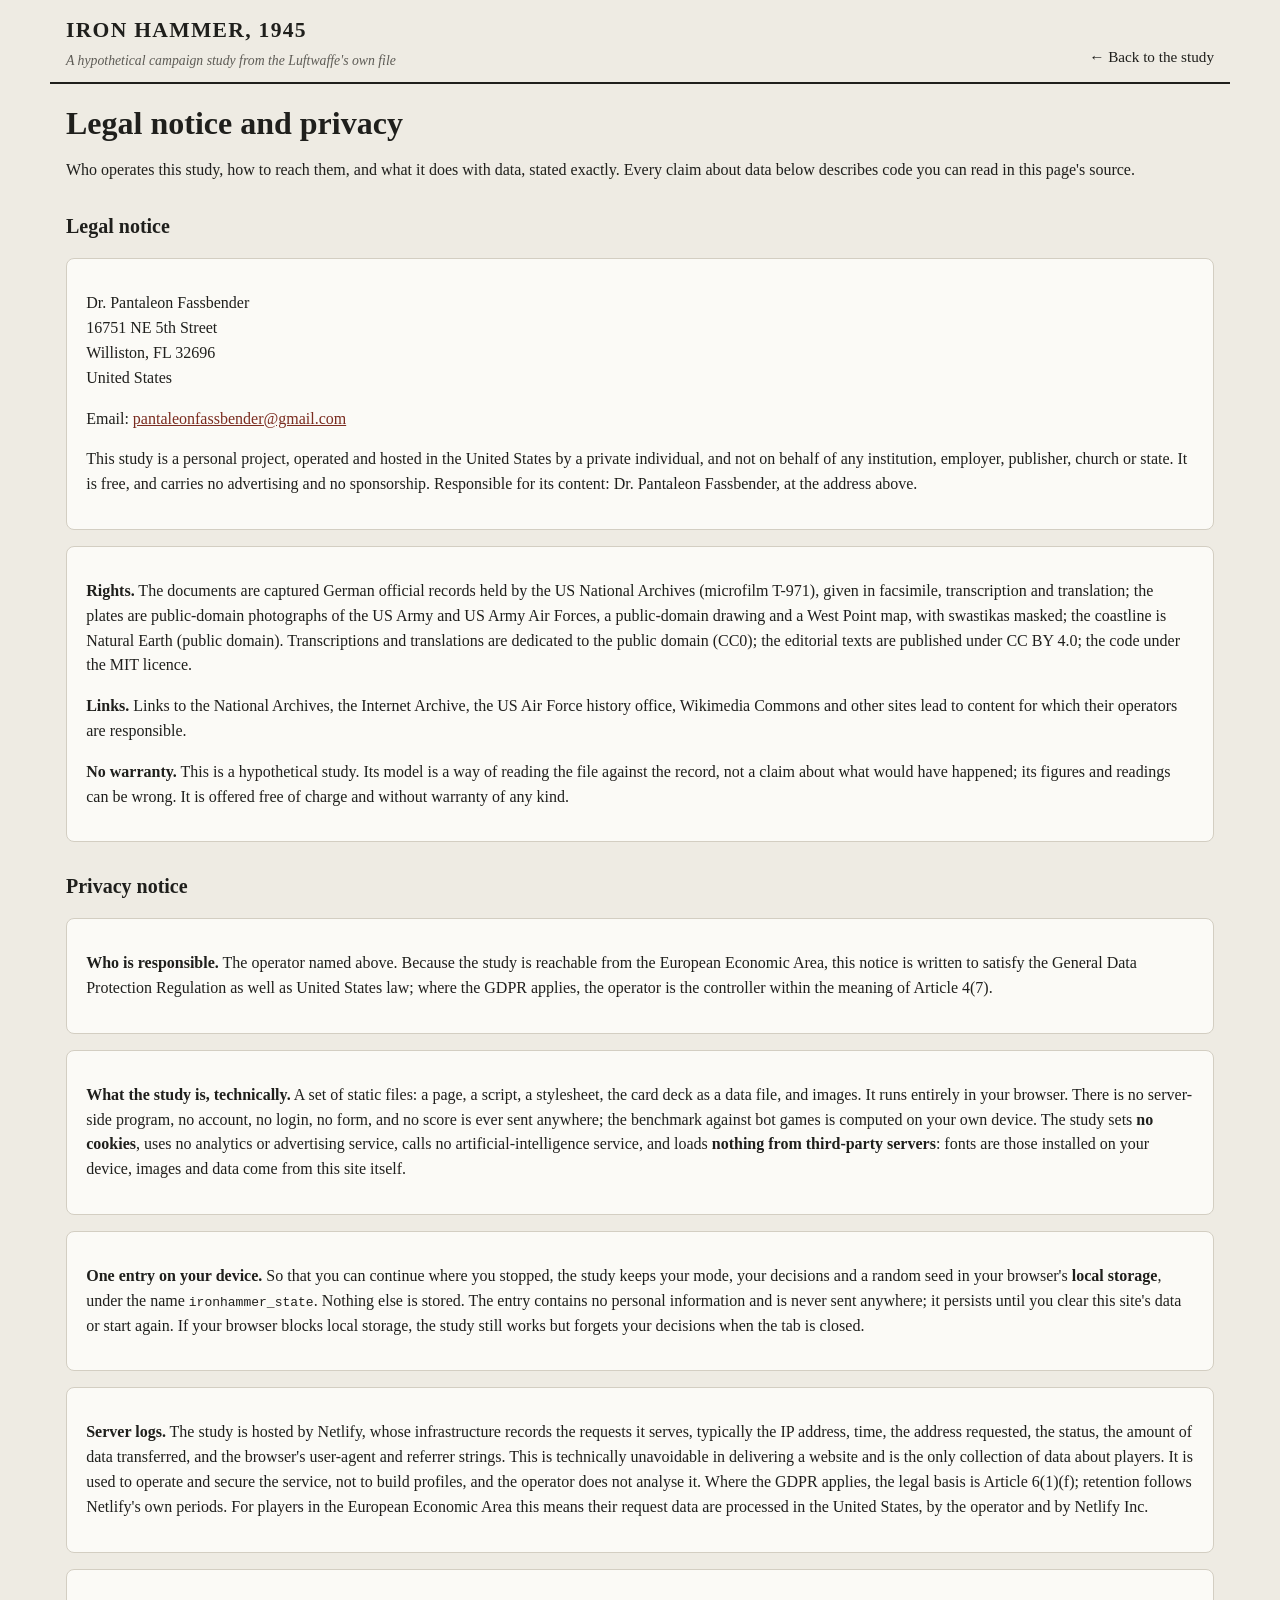
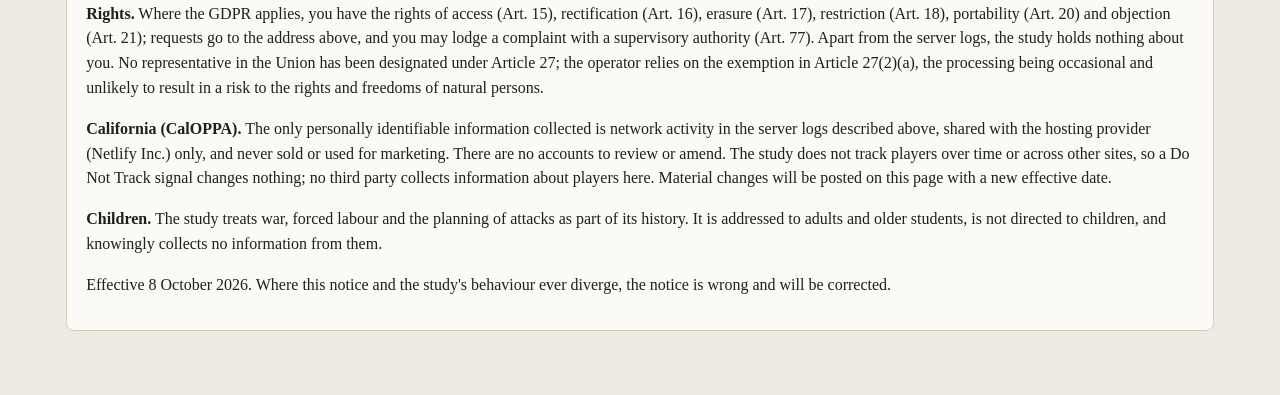
<file: legal.html>
<!doctype html>
<html lang="en">
<head>
<meta charset="utf-8">
<meta name="viewport" content="width=device-width, initial-scale=1">
<title>Legal notice and privacy · Iron Hammer, 1945</title>
<link rel="stylesheet" href="style.css">
<link rel="icon" type="image/jpeg" href="assets/plates/threeview_t.jpg">
</head>
<body>
<header class="top">
  <a class="brand" href="index.html#/"><strong>Iron Hammer, 1945</strong><em>A hypothetical campaign study from the Luftwaffe's own file</em></a>
  <nav><a href="index.html#/">← Back to the study</a></nav>
</header>
<main>
  <h1>Legal notice and privacy</h1>
  <p>Who operates this study, how to reach them, and what it does with data, stated exactly. Every claim about data below describes code you can read in this page's source.</p>

  <h2 id="notice">Legal notice</h2>
  <div class="panel">
    <p>Dr. Pantaleon Fassbender<br>16751 NE 5th Street<br>Williston, FL 32696<br>United States</p>
    <p>Email: <a href="mailto:pantaleonfassbender@gmail.com">pantaleonfassbender@gmail.com</a></p>
    <p>This study is a personal project, operated and hosted in the United States by a private individual, and not on behalf of any institution, employer, publisher, church or state. It is free, and carries no advertising and no sponsorship. Responsible for its content: Dr. Pantaleon Fassbender, at the address above.</p>
  </div>
  <div class="panel">
    <p><b>Rights.</b> The documents are captured German official records held by the US National Archives (microfilm T-971), given in facsimile, transcription and translation; the plates are public-domain photographs of the US Army and US Army Air Forces, a public-domain drawing and a West Point map, with swastikas masked; the coastline is Natural Earth (public domain). Transcriptions and translations are dedicated to the public domain (CC0); the editorial texts are published under CC BY 4.0; the code under the MIT licence.</p>
    <p><b>Links.</b> Links to the National Archives, the Internet Archive, the US Air Force history office, Wikimedia Commons and other sites lead to content for which their operators are responsible.</p>
    <p><b>No warranty.</b> This is a hypothetical study. Its model is a way of reading the file against the record, not a claim about what would have happened; its figures and readings can be wrong. It is offered free of charge and without warranty of any kind.</p>
  </div>

  <h2 id="privacy">Privacy notice</h2>
  <div class="panel">
    <p><b>Who is responsible.</b> The operator named above. Because the study is reachable from the European Economic Area, this notice is written to satisfy the General Data Protection Regulation as well as United States law; where the GDPR applies, the operator is the controller within the meaning of Article 4(7).</p>
  </div>
  <div class="panel">
    <p><b>What the study is, technically.</b> A set of static files: a page, a script, a stylesheet, the card deck as a data file, and images. It runs entirely in your browser. There is no server-side program, no account, no login, no form, and no score is ever sent anywhere; the benchmark against bot games is computed on your own device. The study sets <b>no cookies</b>, uses no analytics or advertising service, calls no artificial-intelligence service, and loads <b>nothing from third-party servers</b>: fonts are those installed on your device, images and data come from this site itself.</p>
  </div>
  <div class="panel">
    <p><b>One entry on your device.</b> So that you can continue where you stopped, the study keeps your mode, your decisions and a random seed in your browser's <b>local storage</b>, under the name <code>ironhammer_state</code>. Nothing else is stored. The entry contains no personal information and is never sent anywhere; it persists until you clear this site's data or start again. If your browser blocks local storage, the study still works but forgets your decisions when the tab is closed.</p>
  </div>
  <div class="panel">
    <p><b>Server logs.</b> The study is hosted by Netlify, whose infrastructure records the requests it serves, typically the IP address, time, the address requested, the status, the amount of data transferred, and the browser's user-agent and referrer strings. This is technically unavoidable in delivering a website and is the only collection of data about players. It is used to operate and secure the service, not to build profiles, and the operator does not analyse it. Where the GDPR applies, the legal basis is Article 6(1)(f); retention follows Netlify's own periods. For players in the European Economic Area this means their request data are processed in the United States, by the operator and by Netlify Inc.</p>
  </div>
  <div class="panel">
    <p><b>Rights.</b> Where the GDPR applies, you have the rights of access (Art. 15), rectification (Art. 16), erasure (Art. 17), restriction (Art. 18), portability (Art. 20) and objection (Art. 21); requests go to the address above, and you may lodge a complaint with a supervisory authority (Art. 77). Apart from the server logs, the study holds nothing about you. No representative in the Union has been designated under Article 27; the operator relies on the exemption in Article 27(2)(a), the processing being occasional and unlikely to result in a risk to the rights and freedoms of natural persons.</p>
    <p><b>California (CalOPPA).</b> The only personally identifiable information collected is network activity in the server logs described above, shared with the hosting provider (Netlify Inc.) only, and never sold or used for marketing. There are no accounts to review or amend. The study does not track players over time or across other sites, so a Do Not Track signal changes nothing; no third party collects information about players here. Material changes will be posted on this page with a new effective date.</p>
    <p><b>Children.</b> The study treats war, forced labour and the planning of attacks as part of its history. It is addressed to adults and older students, is not directed to children, and knowingly collects no information from them.</p>
    <p>Effective 8 October 2026. Where this notice and the study's behaviour ever diverge, the notice is wrong and will be corrected.</p>
  </div>
</main>
</body>
</html>
</file>
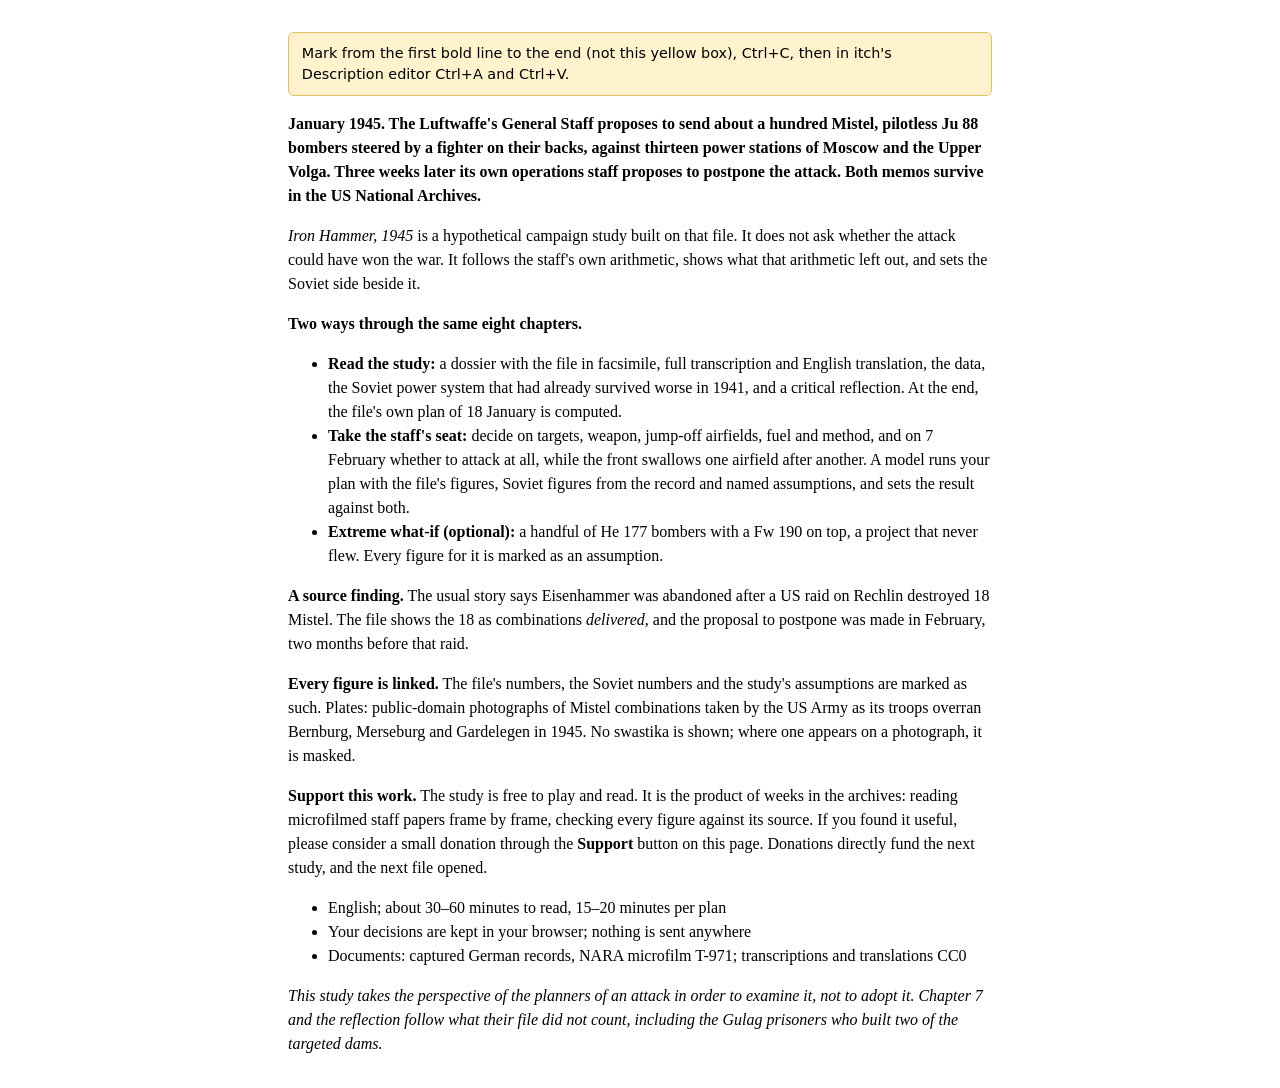
<file: itch/description.html>
<!doctype html>
<html lang="en"><head><meta charset="utf-8"><title>Iron Hammer, 1945 — itch.io text</title>
<style>body{font-family:Georgia,serif;max-width:44rem;margin:2rem auto;padding:0 1rem;line-height:1.5}
.howto{font-family:system-ui,sans-serif;font-size:.9rem;background:#fff3cd;border:1px solid #e0c060;padding:.6rem .8rem;border-radius:6px}</style>
</head><body>
<p class="howto">Mark from the first bold line to the end (not this yellow box), Ctrl+C, then in itch's Description editor Ctrl+A and Ctrl+V.</p>

<p><strong>January 1945. The Luftwaffe's General Staff proposes to send about a hundred Mistel, pilotless Ju 88 bombers steered by a fighter on their backs, against thirteen power stations of Moscow and the Upper Volga. Three weeks later its own operations staff proposes to postpone the attack. Both memos survive in the US National Archives.</strong></p>

<p><em>Iron Hammer, 1945</em> is a hypothetical campaign study built on that file. It does not ask whether the attack could have won the war. It follows the staff's own arithmetic, shows what that arithmetic left out, and sets the Soviet side beside it.</p>

<p><strong>Two ways through the same eight chapters.</strong></p>
<ul>
<li><strong>Read the study:</strong> a dossier with the file in facsimile, full transcription and English translation, the data, the Soviet power system that had already survived worse in 1941, and a critical reflection. At the end, the file's own plan of 18 January is computed.</li>
<li><strong>Take the staff's seat:</strong> decide on targets, weapon, jump-off airfields, fuel and method, and on 7 February whether to attack at all, while the front swallows one airfield after another. A model runs your plan with the file's figures, Soviet figures from the record and named assumptions, and sets the result against both.</li>
<li><strong>Extreme what-if (optional):</strong> a handful of He 177 bombers with a Fw 190 on top, a project that never flew. Every figure for it is marked as an assumption.</li>
</ul>

<p><strong>A source finding.</strong> The usual story says Eisenhammer was abandoned after a US raid on Rechlin destroyed 18 Mistel. The file shows the 18 as combinations <em>delivered</em>, and the proposal to postpone was made in February, two months before that raid.</p>

<p><strong>Every figure is linked.</strong> The file's numbers, the Soviet numbers and the study's assumptions are marked as such. Plates: public-domain photographs of Mistel combinations taken by the US Army as its troops overran Bernburg, Merseburg and Gardelegen in 1945. No swastika is shown; where one appears on a photograph, it is masked.</p>

<p><strong>Support this work.</strong> The study is free to play and read. It is the product of weeks in the archives: reading microfilmed staff papers frame by frame, checking every figure against its source. If you found it useful, please consider a small donation through the <strong>Support</strong> button on this page. Donations directly fund the next study, and the next file opened.</p>

<ul>
<li>English; about 30–60 minutes to read, 15–20 minutes per plan</li>
<li>Your decisions are kept in your browser; nothing is sent anywhere</li>
<li>Documents: captured German records, NARA microfilm T-971; transcriptions and translations CC0</li>
</ul>

<p><em>This study takes the perspective of the planners of an attack in order to examine it, not to adopt it. Chapter 7 and the reflection follow what their file did not count, including the Gulag prisoners who built two of the targeted dams.</em></p>
</body></html>
</file>
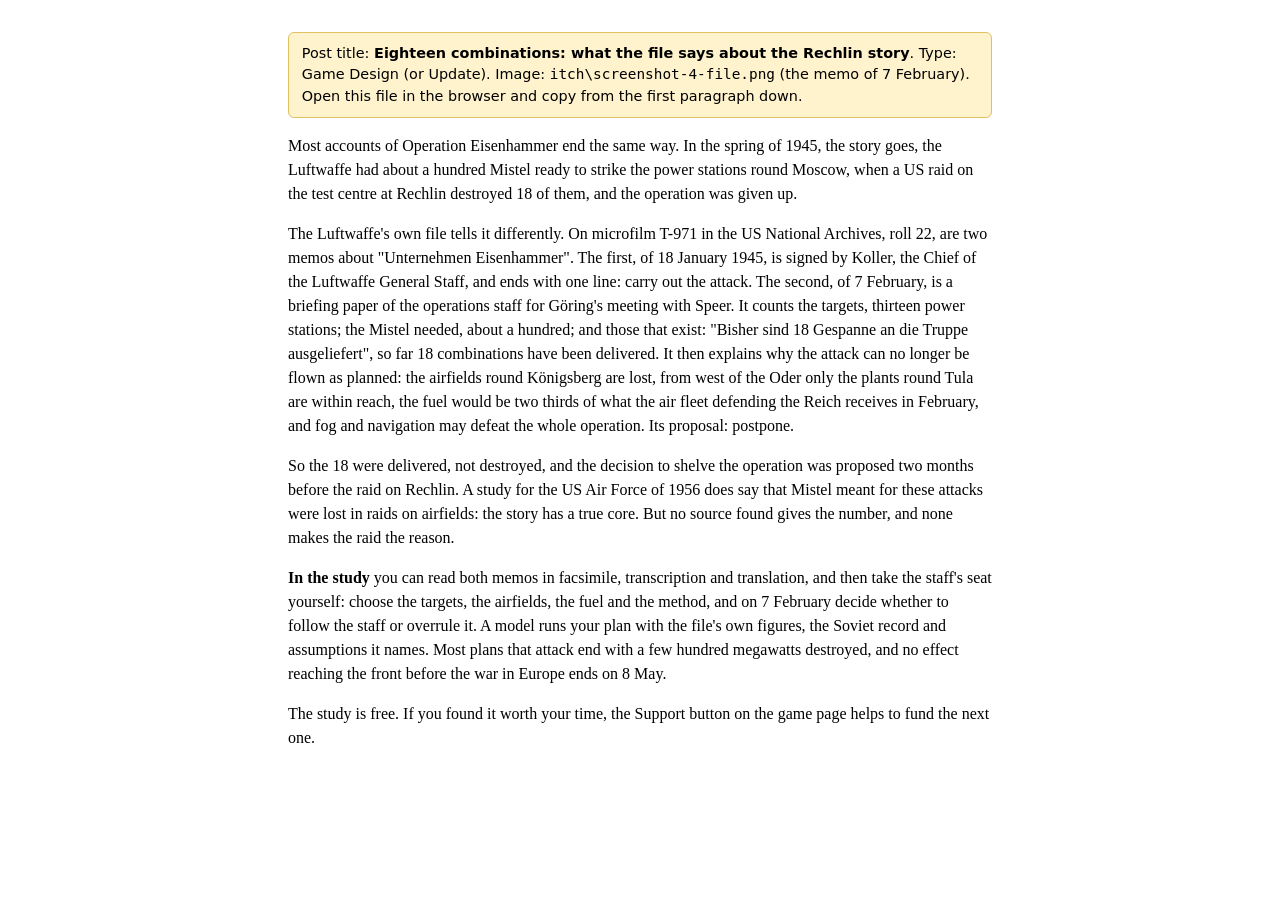
<file: itch/devlog-1.html>
<!doctype html>
<html lang="en"><head><meta charset="utf-8"><title>Iron Hammer, 1945 — devlog 1</title>
<style>body{font-family:Georgia,serif;max-width:44rem;margin:2rem auto;padding:0 1rem;line-height:1.5}
.howto{font-family:system-ui,sans-serif;font-size:.9rem;background:#fff3cd;border:1px solid #e0c060;padding:.6rem .8rem;border-radius:6px}</style>
</head><body>
<p class="howto">Post title: <b>Eighteen combinations: what the file says about the Rechlin story</b>. Type: Game Design (or Update). Image: <code>itch\screenshot-4-file.png</code> (the memo of 7 February). Open this file in the browser and copy from the first paragraph down.</p>

<p>Most accounts of Operation Eisenhammer end the same way. In the spring of 1945, the story goes, the Luftwaffe had about a hundred Mistel ready to strike the power stations round Moscow, when a US raid on the test centre at Rechlin destroyed 18 of them, and the operation was given up.</p>

<p>The Luftwaffe's own file tells it differently. On microfilm T-971 in the US National Archives, roll 22, are two memos about "Unternehmen Eisenhammer". The first, of 18 January 1945, is signed by Koller, the Chief of the Luftwaffe General Staff, and ends with one line: carry out the attack. The second, of 7 February, is a briefing paper of the operations staff for Göring's meeting with Speer. It counts the targets, thirteen power stations; the Mistel needed, about a hundred; and those that exist: "Bisher sind 18 Gespanne an die Truppe ausgeliefert", so far 18 combinations have been delivered. It then explains why the attack can no longer be flown as planned: the airfields round Königsberg are lost, from west of the Oder only the plants round Tula are within reach, the fuel would be two thirds of what the air fleet defending the Reich receives in February, and fog and navigation may defeat the whole operation. Its proposal: postpone.</p>

<p>So the 18 were delivered, not destroyed, and the decision to shelve the operation was proposed two months before the raid on Rechlin. A study for the US Air Force of 1956 does say that Mistel meant for these attacks were lost in raids on airfields: the story has a true core. But no source found gives the number, and none makes the raid the reason.</p>

<p><strong>In the study</strong> you can read both memos in facsimile, transcription and translation, and then take the staff's seat yourself: choose the targets, the airfields, the fuel and the method, and on 7 February decide whether to follow the staff or overrule it. A model runs your plan with the file's own figures, the Soviet record and assumptions it names. Most plans that attack end with a few hundred megawatts destroyed, and no effect reaching the front before the war in Europe ends on 8 May.</p>

<p>The study is free. If you found it worth your time, the Support button on the game page helps to fund the next one.</p>
</body></html>
</file>
<file: style.css>
:root{
  --paper:#eeebe3; --panel:#fbfaf6; --ink:#1f1f1c; --ink2:#5d5b55; --line:#d3cec2;
  --accent:#7a2b1f; --steel:#3c4f5c; --soviet:#8a3324; --ok:#3d5f3a; --file:#f3efe4;
  --serif:"Iowan Old Style","Palatino Linotype",Palatino,"Book Antiqua",Georgia,serif;
  --sea:#cfdadf; --land:#f4f1e8;
  --mono:"Consolas","SFMono-Regular",Menlo,monospace;
}
@media (prefers-color-scheme: dark){
  :root:not([data-theme="light"]){--paper:#191a1b;--panel:#222426;--ink:#e8e6e1;--ink2:#a9a6a0;--line:#3a3c3e;--accent:#d98a77;--steel:#9fb3c2;--soviet:#d98a77;--ok:#9cc296;--file:#2a2a27;--sea:#26313a;--land:#34342f}
}
*{box-sizing:border-box}
body{margin:0;background:var(--paper);color:var(--ink);font-family:var(--serif);line-height:1.55}
a{color:var(--accent)}
.top{display:flex;justify-content:space-between;align-items:flex-end;flex-wrap:wrap;gap:.5rem;max-width:1180px;margin:0 auto;padding:.9rem 16px .6rem;border-bottom:2px solid var(--ink)}
.brand{text-decoration:none;color:var(--ink)}
.brand strong{display:block;font-size:1.35rem;letter-spacing:.06em;text-transform:uppercase}
.brand em{font-size:.86rem;color:var(--ink2)}
nav{display:flex;flex-wrap:wrap;gap:.2rem .9rem}
nav a{text-decoration:none;color:var(--ink);font-size:.95rem;padding-bottom:2px;border-bottom:2px solid transparent}
nav a.on{border-color:var(--accent)}
.modebar{max-width:1180px;margin:.4rem auto 0;padding:0 16px;font-size:.85rem;color:var(--ink2);min-height:1.2em}
main{max-width:1180px;margin:0 auto;padding:1rem 16px 3rem}
footer{max-width:1180px;margin:0 auto;padding:1rem 16px 2rem;border-top:1px solid var(--line);font-size:.8rem;color:var(--ink2)}
h1{font-size:2rem;line-height:1.15;margin:.3rem 0 .6rem}
h2{font-size:1.25rem;margin:1.8rem 0 .6rem}
h3{font-size:1.05rem;margin:.2rem 0 .4rem}
.tag{display:inline-block;font-size:.78rem;letter-spacing:.08em;text-transform:uppercase;color:var(--ink2)}
.lede{font-size:1.12rem;max-width:46rem}
.readable{max-width:46rem}
.fine{font-size:.85rem;color:var(--ink2)}
.panel{background:var(--panel);border:1px solid var(--line);border-radius:8px;padding:1rem 1.2rem;margin:1rem 0}
.grid{display:grid;gap:1rem}
.g2{grid-template-columns:repeat(auto-fit,minmax(280px,1fr))}
.g3{grid-template-columns:repeat(auto-fit,minmax(230px,1fr))}
button,.btn{font:inherit;font-size:.95rem;background:var(--panel);color:var(--ink);border:1px solid var(--ink2);border-radius:6px;padding:.45rem 1rem;cursor:pointer;text-decoration:none;display:inline-block}
button:hover,.btn:hover{border-color:var(--accent)}
.primary{background:var(--ink);color:var(--paper);border-color:var(--ink)}
.hero{display:grid;grid-template-columns:minmax(0,1.3fr) minmax(0,1fr);gap:2rem;align-items:start}
.hero figure{margin:0}
.hero img{width:100%;border:1px solid var(--line);border-radius:4px}
.modes{display:grid;grid-template-columns:repeat(auto-fit,minmax(260px,1fr));gap:1rem;margin:1.2rem 0}
.mode{background:var(--panel);border:1px solid var(--line);border-left:4px solid var(--steel);border-radius:8px;padding:1rem 1.2rem}
.mode.play{border-left-color:var(--accent)}
.whatif{display:flex;gap:.6rem;align-items:flex-start;background:var(--panel);border:1px dashed var(--accent);border-radius:8px;padding:.8rem 1rem;max-width:46rem}
.whatif input{margin-top:.35rem}
.progress{display:flex;gap:.3rem;flex-wrap:wrap;margin:.2rem 0 1rem}
.progress a{font-size:.8rem;text-decoration:none;color:var(--ink2);border:1px solid var(--line);border-radius:4px;padding:.15rem .5rem}
.progress a.on{background:var(--ink);color:var(--paper);border-color:var(--ink)}
.progress a.done{border-color:var(--accent)}
.chapter{display:grid;grid-template-columns:minmax(0,1.25fr) minmax(0,1fr);gap:2rem;align-items:start}
.chapter .side figure{margin:0 0 1rem}
figure img{width:100%;display:block;border:1px solid var(--line);border-radius:3px;background:#fff}
figcaption{font-size:.82rem;color:var(--ink2);margin-top:.3rem}
.facs{background:var(--file);padding:.5rem;border-radius:4px}
.quote{border-left:3px solid var(--accent);padding:.3rem 0 .3rem 1rem;margin:1.2rem 0}
.quote .de{font-family:var(--mono);font-size:.92rem}
.quote .en{font-style:italic}
.decision{background:var(--panel);border:2px solid var(--ink);border-radius:8px;padding:1rem 1.2rem;margin:1.6rem 0}
.decision .opts{display:grid;gap:.6rem;margin:.8rem 0}
.opt{text-align:left;width:100%;display:block}
.opt b{display:block}
.opt span{font-size:.85rem;color:var(--ink2)}
.opt.chosen{border:2px solid var(--accent);background:var(--file)}
.opt.file{border-style:dashed}
.filenote{font-size:.88rem;color:var(--ink2)}
.navrow{display:flex;justify-content:space-between;gap:1rem;margin-top:1.4rem}
table{border-collapse:collapse;width:100%;font-size:.9rem}
th,td{padding:.3rem .45rem;border-bottom:1px solid var(--line);text-align:left;vertical-align:top}
th{font-size:.78rem;letter-spacing:.05em;text-transform:uppercase;color:var(--ink2)}
td.num,th.num{text-align:right;font-variant-numeric:tabular-nums}
tr.sum td{border-top:2px solid var(--ink);font-weight:600}
.flag{font-size:.72rem;border:1px solid var(--line);border-radius:3px;padding:0 .3rem;color:var(--ink2);white-space:nowrap}
.flag.file{border-color:var(--ink)}
.flag.assume{border-color:var(--accent);color:var(--accent)}
.flag.soviet{border-color:var(--soviet);color:var(--soviet)}
.log{font-family:var(--mono);font-size:.86rem;background:var(--file);border-radius:6px;padding:.8rem 1rem}
.log p{margin:.25rem 0}
.cols3{display:grid;grid-template-columns:repeat(3,minmax(0,1fr));gap:1rem}
.col{background:var(--panel);border:1px solid var(--line);border-top:4px solid var(--ink);border-radius:8px;padding:.9rem 1rem}
.col.model{border-top-color:var(--accent)}
.col.soviet{border-top-color:var(--soviet)}
.big{font-size:1.8rem;font-weight:600;line-height:1.1}
.mapwrap svg{width:100%;height:auto;background:var(--file);border:1px solid var(--line);border-radius:4px}
.plates{display:grid;grid-template-columns:repeat(auto-fill,minmax(260px,1fr));gap:1.2rem}
.plates figure{margin:0}
.pageview{display:grid;grid-template-columns:minmax(0,1fr) minmax(0,1fr);gap:1.2rem;align-items:start}
.pageview pre{white-space:pre-wrap;font-family:var(--mono);font-size:.84rem;background:var(--file);padding:.8rem;border-radius:6px;margin:0}
.pageview .en{white-space:pre-wrap;font-size:.92rem;background:var(--panel);border:1px solid var(--line);padding:.8rem;border-radius:6px}
.pagelist{display:flex;flex-wrap:wrap;gap:.4rem;margin:.6rem 0}
.bar{height:12px;background:var(--line);border-radius:3px;overflow:hidden}
.bar i{display:block;height:100%;background:var(--accent)}
.chain{display:flex;flex-wrap:wrap;align-items:center;gap:.3rem;font-size:.9rem}
.chain .p{background:var(--panel);border:1px solid var(--line);border-radius:4px;padding:.2rem .5rem}
@media (max-width:860px){.hero,.chapter,.pageview{grid-template-columns:1fr}.cols3{grid-template-columns:1fr}h1{font-size:1.6rem}}
.support{background:var(--panel);border:2px solid var(--accent);border-radius:8px;padding:.8rem 1rem;margin:1.2rem 0;max-width:46rem}
</file>
